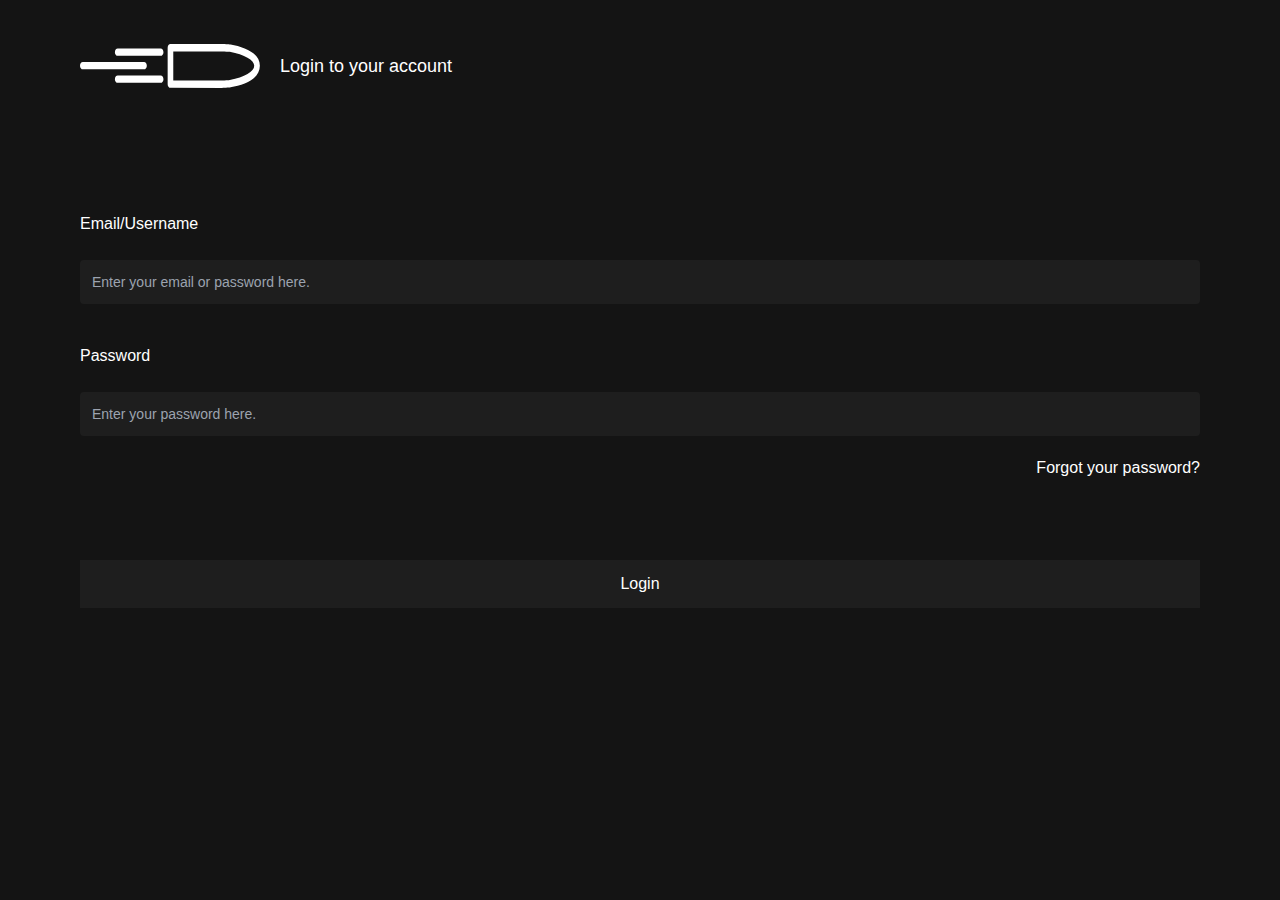
<file: login/index.html>
<!DOCTYPE html><html lang="en"><head><meta charset="UTF-8"><meta http-equiv="X-UA-Compatible" content="IE=edge"><meta name="viewport" content="width=device-width, initial-scale=1.0"><link rel="apple-touch-icon" sizes="180x180" href="../img/favicons/apple-touch-icon.png"><link rel="icon" type="image/png" sizes="32x32" href="../img/favicons/favicon-32x32.png"><link rel="icon" type="image/png" sizes="16x16" href="../img/favicons/favicon-16x16.png"><link rel="manifest" href="../img/favicons/site.webmanifest"><meta name="msapplication-TileColor" content="#da532c"><meta name="theme-color" content="#ffffff"><link href="../../css/styles.css" rel="stylesheet"><link rel="preconnect" href="https://fonts.googleapis.com"><link rel="preconnect" href="https://fonts.gstatic.com" crossorigin><link href="https://fonts.googleapis.com/css2?family=Jost:ital,wght@0,100;0,200;0,300;0,400;0,500;0,600;0,700;0,800;0,900;1,100;1,200;1,300;1,400;1,500;1,600;1,700;1,800;1,900&amp;display=swap" rel="stylesheet"><title>Solarus | The Ultimate Onetap Enhancement</title><script src="/js/checkStatus.js"></script></head><body> <div class="content bg-Active"><div class="flex flex-row"><svg class="ml-20 cursor-pointer" id="logo" width="200" height="132" viewBox="0 0 600 132" fill="none" xmlns="http://www.w3.org/2000/svg"><path d="M241.935 35.5685H113.102C108.442 35.5685 104.66 30.5973 104.66 24.4556C104.66 18.3139 108.442 13.3428 113.102 13.3428H241.935C246.595 13.3428 250.377 18.3139 250.377 24.4556C250.377 30.5973 246.595 35.5685 241.935 35.5685ZM250.377 105.461C250.377 99.3265 246.595 94.3479 241.935 94.3479H113.102C108.442 94.3479 104.66 99.3265 104.66 105.461C104.66 111.595 108.442 116.574 113.102 116.574H241.935C246.595 116.574 250.377 111.595 250.377 105.461ZM200.473 64.9656C200.473 58.8239 196.691 53.8528 192.031 53.8528H8.44214C3.78208 53.8528 0 58.8239 0 64.9656C0 71.1073 3.78208 76.0784 8.44214 76.0784H192.025C196.691 76.0784 200.473 71.0999 200.473 64.9656ZM427.026 131.628C428.951 131.583 445.987 131.161 451.981 130.05C491.963 122.738 539.599 105.616 539.599 65.5805C539.588 26.1522 491.89 8.99398 451.902 1.54838C446.156 0.466736 429.289 0.0444513 427.234 0H271.392C266.732 0 262.95 4.97114 262.95 11.1128V120.411C262.95 126.545 266.727 131.524 271.387 131.524L426.863 131.635C426.919 131.628 426.97 131.628 427.026 131.628ZM279.835 22.2183H427.077C433.87 22.3738 445.954 22.8776 449.51 23.5518C493.28 31.7012 522.698 48.5927 522.709 65.5805C522.709 82.9758 493.348 100.038 449.64 108.039C445.875 108.735 433.949 109.232 426.79 109.402L279.835 109.298V22.2183Z" fill="white"></path></svg><div class="flex flex-col self-center"><h1 class="text-white text-lg font-normal">Login to your account</h1></div></div><div class="flex flex-row mx-20"><form class="flex flex-col w-full mb-10" id="login"><h1 class="text-red-500 text-lg font-extralight mt-20 text-center" id="loginError"> </h1><h1 class="text-white text-base font-normal mb-3">Email/Username</h1><h1 class="text-red-500 mb-3 font-light text-sm" id="uError"> </h1><input class="px-3 py-3 placeholder-gray-400 relative bg-Third text-white rounded text-sm focus:ring-Secondary focus:ring-2 border-0 w-full" id="username" type="text" placeholder="Enter your email or password here."><h1 class="text-white text-base font-normal mt-10 mb-3">Password</h1><h1 class="text-red-500 mb-3 font-light text-sm" id="pError"> </h1><input class="px-3 py-3 placeholder-gray-400 relative bg-Third text-white rounded text-sm focus:ring-Secondary focus:ring-2 border-0 w-full" id="password" type="password" placeholder="Enter your password here."><a class="text-white mt-5 ml-auto" href="/reset/">Forgot your password?</a><button class="text-white text-base font-light py-3 mt-20 bg-Third" id="submit">Login</button></form></div></div></body><script>let logo = document.getElementById('logo').addEventListener('click', (e) => {
    location.replace("https://solarus.club/")
})</script><script src="/js/login.js"> </script></html>
</file>
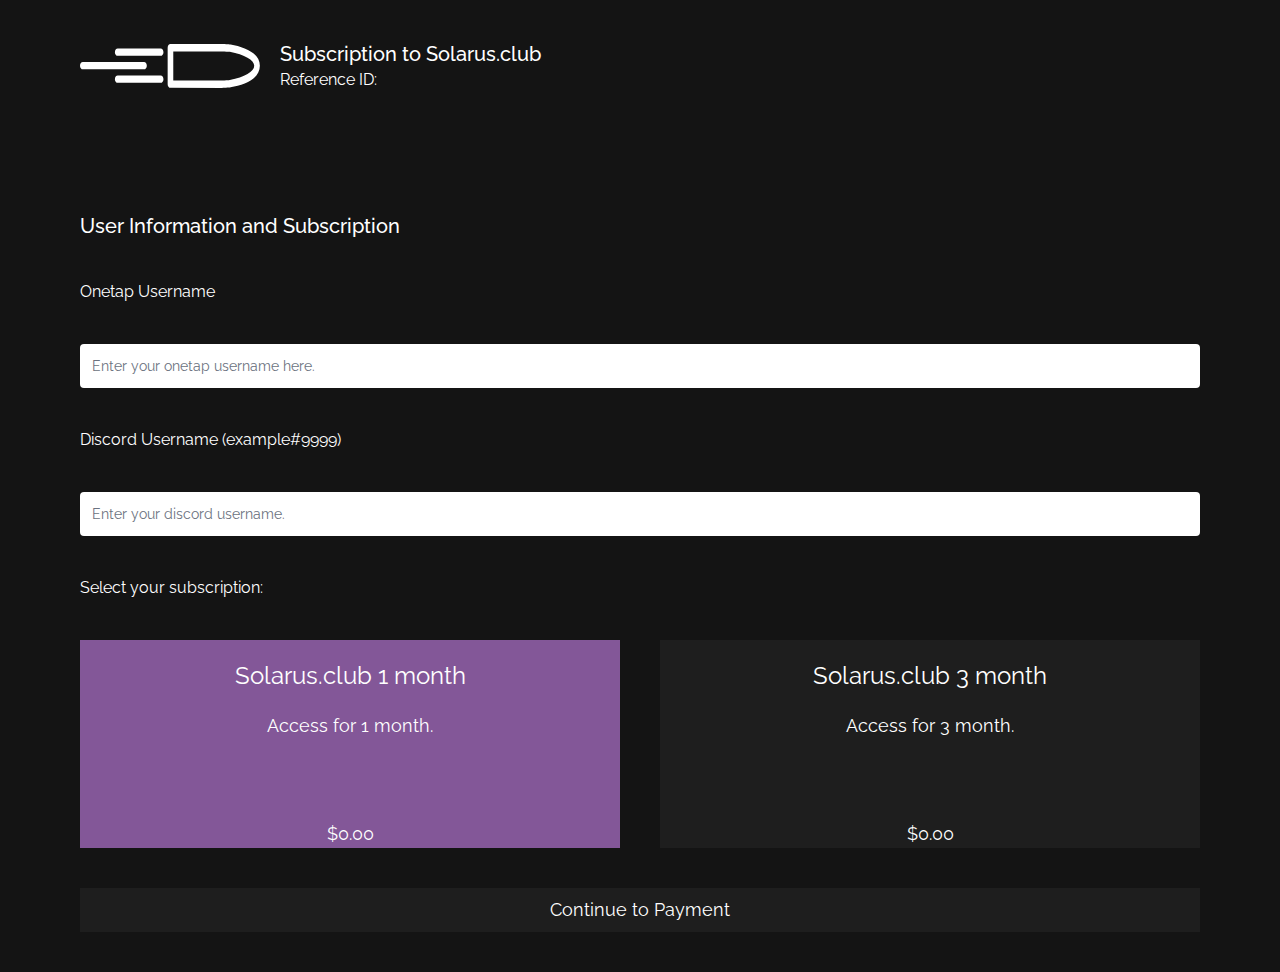
<file: payment/index.html>
<!DOCTYPE html><html lang="en"><head><meta charset="UTF-8"><meta http-equiv="X-UA-Compatible" content="IE=edge"><meta name="viewport" content="width=device-width, initial-scale=1.0"><link rel="apple-touch-icon" sizes="180x180" href="img/favicons/apple-touch-icon.png"><link rel="icon" type="image/png" sizes="32x32" href="img/favicons/favicon-32x32.png"><link rel="icon" type="image/png" sizes="16x16" href="img/favicons/favicon-16x16.png"><link rel="manifest" href="img/favicons/site.webmanifest"><meta name="msapplication-TileColor" content="#da532c"><meta name="theme-color" content="#ffffff"><link href="../../css/styles.css" rel="stylesheet"><link rel="preconnect" href="https://fonts.googleapis.com"><link rel="preconnect" href="https://fonts.gstatic.com" crossorigin><link href="https://fonts.googleapis.com/css2?family=Raleway:ital,wght@0,100;0,200;0,300;0,400;0,500;0,600;0,700;0,800;0,900;1,100;1,200;1,300;1,400;1,500;1,600;1,700;1,800;1,900&amp;display=swap" rel="stylesheet"><title>Solarus | The Ultimate Onetap Enhancement</title></head><body> <div class="content bg-Active"><div class="flex flex-row"><svg class="ml-20" width="200" height="132" viewBox="0 0 600 132" fill="none" xmlns="http://www.w3.org/2000/svg"><path d="M241.935 35.5685H113.102C108.442 35.5685 104.66 30.5973 104.66 24.4556C104.66 18.3139 108.442 13.3428 113.102 13.3428H241.935C246.595 13.3428 250.377 18.3139 250.377 24.4556C250.377 30.5973 246.595 35.5685 241.935 35.5685ZM250.377 105.461C250.377 99.3265 246.595 94.3479 241.935 94.3479H113.102C108.442 94.3479 104.66 99.3265 104.66 105.461C104.66 111.595 108.442 116.574 113.102 116.574H241.935C246.595 116.574 250.377 111.595 250.377 105.461ZM200.473 64.9656C200.473 58.8239 196.691 53.8528 192.031 53.8528H8.44214C3.78208 53.8528 0 58.8239 0 64.9656C0 71.1073 3.78208 76.0784 8.44214 76.0784H192.025C196.691 76.0784 200.473 71.0999 200.473 64.9656ZM427.026 131.628C428.951 131.583 445.987 131.161 451.981 130.05C491.963 122.738 539.599 105.616 539.599 65.5805C539.588 26.1522 491.89 8.99398 451.902 1.54838C446.156 0.466736 429.289 0.0444513 427.234 0H271.392C266.732 0 262.95 4.97114 262.95 11.1128V120.411C262.95 126.545 266.727 131.524 271.387 131.524L426.863 131.635C426.919 131.628 426.97 131.628 427.026 131.628ZM279.835 22.2183H427.077C433.87 22.3738 445.954 22.8776 449.51 23.5518C493.28 31.7012 522.698 48.5927 522.709 65.5805C522.709 82.9758 493.348 100.038 449.64 108.039C445.875 108.735 433.949 109.232 426.79 109.402L279.835 109.298V22.2183Z" fill="white"></path></svg><div class="flex flex-col self-center"><h1 class="text-white text-xl font-medium">Subscription to Solarus.club</h1><h1 class="text-white text-base font-normal">Reference ID:</h1></div></div><div class="flex flex-row mx-20 mt-20"><div class="flex flex-col w-full space-y-10 mb-10"><h1 class="text-white text-xl font-medium">User Information and Subscription</h1><h1 class="text-white text-base font-normal">Onetap Username</h1><input class="px-3 py-3 relative bg-white rounded text-sm focus:ring-Secondary focus:ring-2 border-0 w-full" type="text" placeholder="Enter your onetap username here."><h1 class="text-white text-base font-normal">Discord Username (example#9999)</h1><input class="px-3 py-3 relative bg-white rounded text-sm focus:ring-Secondary focus:ring-2 border-0 w-full" type="text" placeholder="Enter your discord username."><h1 class="text-white text-base font-normal">Select your subscription: </h1><div class="flex flex-row"><button class="mr-10 text-white text-lg font-normal space-y-30 w-1/2 bg-Secondary"><h1 class="text-2xl mt-5">Solarus.club 1 month</h1><p class="mb-20 mt-5">Access for 1 month.</p><p>$0.00</p></button><button class="text-white text-lg font-normal space-y-30 w-1/2 bg-Third"><h1 class="text-2xl mt-5">Solarus.club 3 month</h1><p class="mb-20 mt-5">Access for 3 month.</p><p>$0.00</p></button></div><button class="text-white text-lg font-normal py-2 bg-Third">Continue to Payment</button></div></div></div></body></html>
</file>
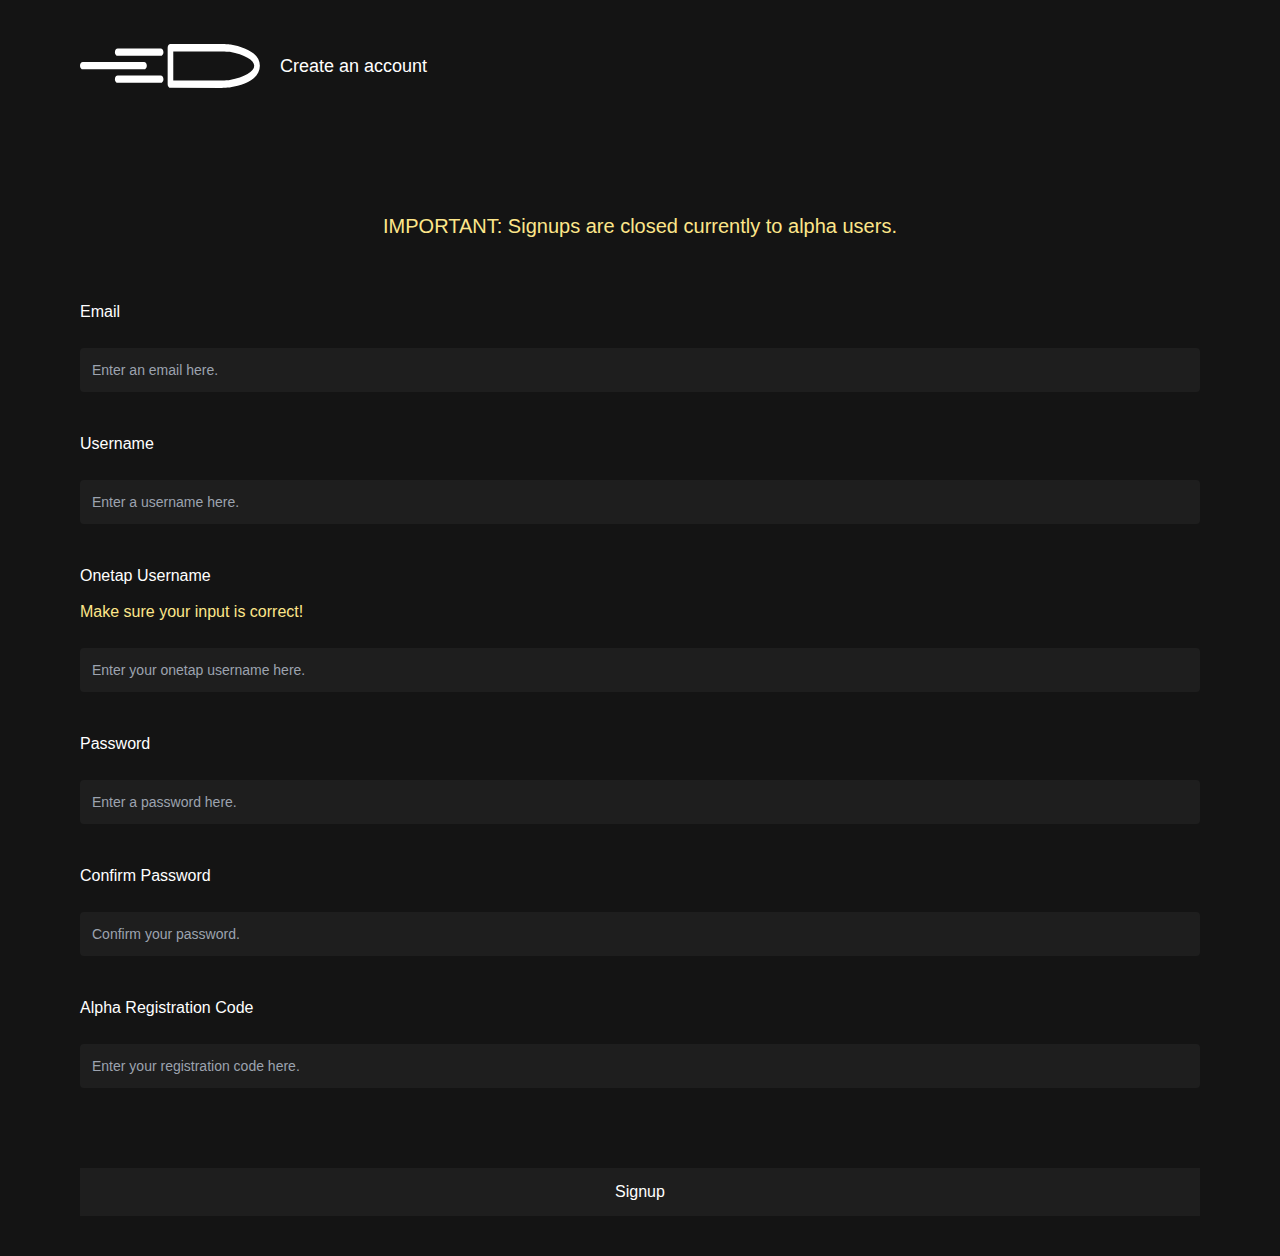
<file: signup/index.html>
<!DOCTYPE html><html lang="en"><head><meta charset="UTF-8"><meta http-equiv="X-UA-Compatible" content="IE=edge"><meta name="viewport" content="width=device-width, initial-scale=1.0"><link rel="apple-touch-icon" sizes="180x180" href="../img/favicons/apple-touch-icon.png"><link rel="icon" type="image/png" sizes="32x32" href="../img/favicons/favicon-32x32.png"><link rel="icon" type="image/png" sizes="16x16" href="../img/favicons/favicon-16x16.png"><link rel="manifest" href="../img/favicons/site.webmanifest"><meta name="msapplication-TileColor" content="#da532c"><meta name="theme-color" content="#ffffff"><link href="../../css/styles.css" rel="stylesheet"><link rel="preconnect" href="https://fonts.googleapis.com"><link rel="preconnect" href="https://fonts.gstatic.com" crossorigin><link href="https://fonts.googleapis.com/css2?family=Jost:ital,wght@0,100;0,200;0,300;0,400;0,500;0,600;0,700;0,800;0,900;1,100;1,200;1,300;1,400;1,500;1,600;1,700;1,800;1,900&amp;display=swap" rel="stylesheet"><title>Solarus | The Ultimate Onetap Enhancement</title><script src="/js/checkStatus.js"></script></head><body> <div class="content bg-Active"><div class="flex flex-row"><svg class="ml-20 cursor-pointer" id="logo" width="200" height="132" viewBox="0 0 600 132" fill="none" xmlns="http://www.w3.org/2000/svg"><path d="M241.935 35.5685H113.102C108.442 35.5685 104.66 30.5973 104.66 24.4556C104.66 18.3139 108.442 13.3428 113.102 13.3428H241.935C246.595 13.3428 250.377 18.3139 250.377 24.4556C250.377 30.5973 246.595 35.5685 241.935 35.5685ZM250.377 105.461C250.377 99.3265 246.595 94.3479 241.935 94.3479H113.102C108.442 94.3479 104.66 99.3265 104.66 105.461C104.66 111.595 108.442 116.574 113.102 116.574H241.935C246.595 116.574 250.377 111.595 250.377 105.461ZM200.473 64.9656C200.473 58.8239 196.691 53.8528 192.031 53.8528H8.44214C3.78208 53.8528 0 58.8239 0 64.9656C0 71.1073 3.78208 76.0784 8.44214 76.0784H192.025C196.691 76.0784 200.473 71.0999 200.473 64.9656ZM427.026 131.628C428.951 131.583 445.987 131.161 451.981 130.05C491.963 122.738 539.599 105.616 539.599 65.5805C539.588 26.1522 491.89 8.99398 451.902 1.54838C446.156 0.466736 429.289 0.0444513 427.234 0H271.392C266.732 0 262.95 4.97114 262.95 11.1128V120.411C262.95 126.545 266.727 131.524 271.387 131.524L426.863 131.635C426.919 131.628 426.97 131.628 427.026 131.628ZM279.835 22.2183H427.077C433.87 22.3738 445.954 22.8776 449.51 23.5518C493.28 31.7012 522.698 48.5927 522.709 65.5805C522.709 82.9758 493.348 100.038 449.64 108.039C445.875 108.735 433.949 109.232 426.79 109.402L279.835 109.298V22.2183Z" fill="white"></path></svg><div class="flex flex-col self-center"><h1 class="text-white text-lg font-normal">Create an account</h1></div></div><div class="flex flex-row mx-20"><form class="flex flex-col w-full mb-10" id="signup"><h1 class="text-white text-xl font-light mt-20 text-center text-yellow-200">IMPORTANT: Signups are closed currently to alpha users.</h1><h1 class="text-white text-xl font-light mt-5 text-center text-red-500" id="globalError"></h1><h1 class="text-white text-base font-normal mt-10 mb-3">Email</h1><h1 class="text-red-500 mb-3 font-light text-sm" id="eError"> </h1><input class="px-3 py-3 placeholder-gray-400 relative bg-Third text-white rounded text-sm focus:ring-Secondary focus:ring-2 border-0 w-full" id="email" type="text" placeholder="Enter an email here."><h1 class="text-white text-base font-normal mt-10 mb-3">Username</h1><h1 class="text-red-500 mb-3 font-light text-sm" id="uError"> </h1><input class="px-3 py-3 placeholder-gray-400  relative bg-Third text-white rounded text-sm focus:ring-Secondary focus:ring-2 border-0 w-full" id="username" type="text" placeholder="Enter a username here."><h1 class="text-white text-base font-normal mt-10 mb-3">Onetap Username </h1><h1 class="text-yellow-200 text-base font-light mb-3">Make sure your input is correct! <span class="text-red-500" id="onetapError"></span></h1><h1 class="text-red-500 mb-3 font-light text-sm" id="oError"> </h1><input class="px-3 py-3 placeholder-gray-400  relative bg-Third text-white rounded text-sm focus:ring-Secondary focus:ring-2 border-0 w-full" id="ousername" type="text" placeholder="Enter your onetap username here."><h1 class="text-white text-base font-normal mt-10 mb-3">Password</h1><h1 class="text-red-500 mb-3 font-light text-sm" id="pError"> </h1><input class="px-3 py-3 placeholder-gray-400  relative bg-Third text-white rounded text-sm focus:ring-Secondary focus:ring-2 border-0 w-full" id="password" type="password" placeholder="Enter a password here."><h1 class="text-white text-base font-normal mt-10 mb-3">Confirm Password</h1><h1 class="text-red-500 mb-3 font-light text-sm" id="conPError"></h1><input class="px-3 py-3 placeholder-gray-400  relative bg-Third text-white rounded text-sm focus:ring-Secondary focus:ring-2 border-0 w-full" id="confirmp" type="password" placeholder="Confirm your password."><h1 class="text-white text-base font-normal mt-10 mb-3">Alpha Registration Code</h1><h1 class="text-red-500 mb-3 font-light text-sm" id="alphaError"></h1><input class="px-3 py-3 placeholder-gray-400  relative bg-Third text-white rounded text-sm focus:ring-Secondary focus:ring-2 border-0 w-full" id="alpha" type="text" placeholder="Enter your registration code here."><button class="text-white text-base font-light py-3 mt-20 bg-Third" id="submit">Signup</button></form></div></div></body><script>let logo = document.getElementById('logo').addEventListener('click', (e) => {
    location.replace("https://solarus.club/")
})</script><script src="/js/validate.js"></script></html>
</file>
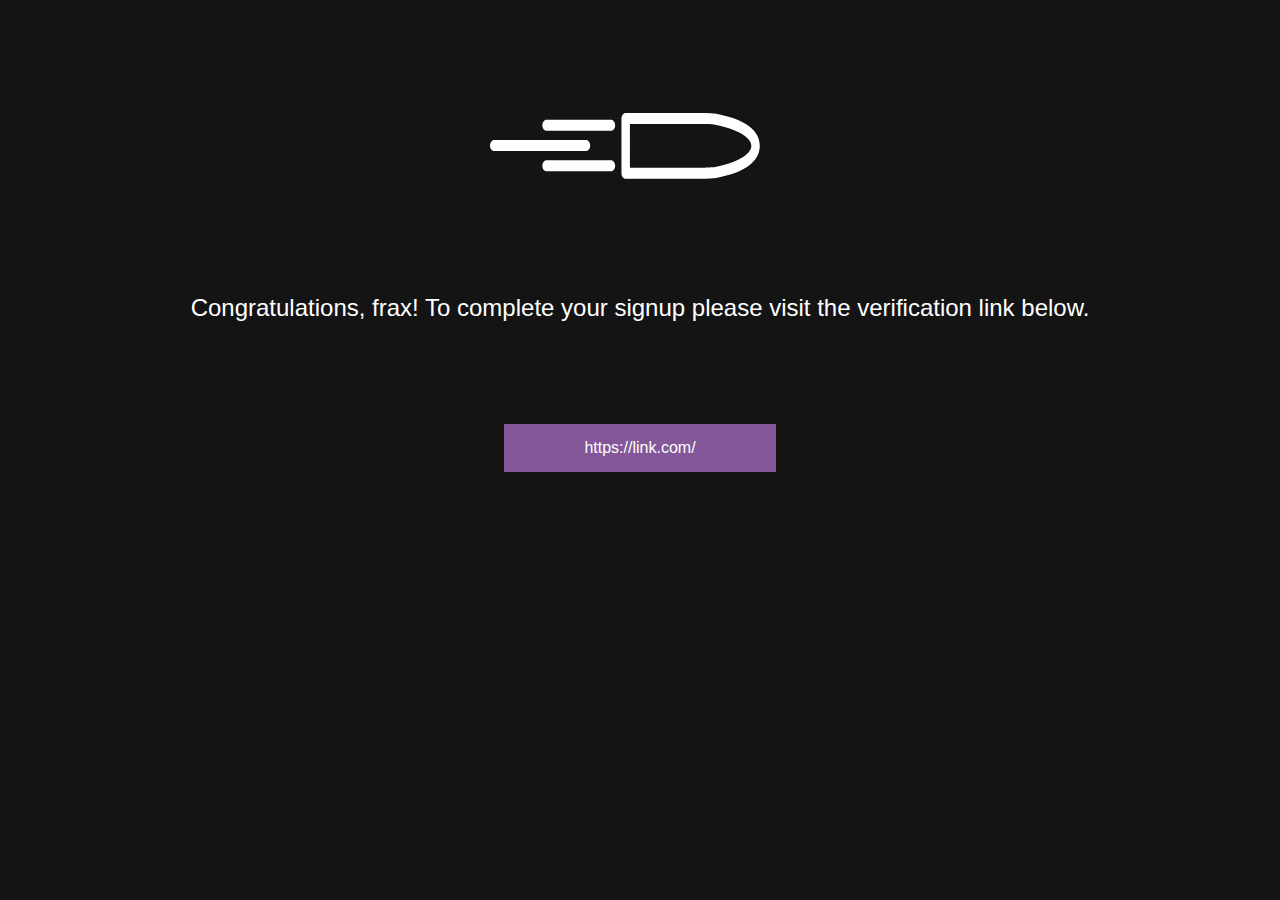
<file: template/index.html>
<!DOCTYPE html><html lang="en"><head><meta charset="UTF-8"><meta http-equiv="X-UA-Compatible" content="IE=edge"><meta name="viewport" content="width=device-width, initial-scale=1.0"><link rel="apple-touch-icon" sizes="180x180" href="img/favicons/apple-touch-icon.png"><link rel="icon" type="image/png" sizes="32x32" href="img/favicons/favicon-32x32.png"><link rel="icon" type="image/png" sizes="16x16" href="img/favicons/favicon-16x16.png"><link rel="manifest" href="img/favicons/site.webmanifest"><meta name="msapplication-TileColor" content="#da532c"><meta name="theme-color" content="#ffffff"><link href="../../css/styles.css" rel="stylesheet"><link rel="preconnect" href="https://fonts.googleapis.com"><link rel="preconnect" href="https://fonts.gstatic.com" crossorigin><link href="https://fonts.googleapis.com/css2?family=Jost:ital,wght@0,100;0,200;0,300;0,400;0,500;0,600;0,700;0,800;0,900;1,100;1,200;1,300;1,400;1,500;1,600;1,700;1,800;1,900&amp;display=swap" rel="stylesheet"><title>Solarus | The Ultimate Onetap Enhancement</title></head><body><div style="width: 100%; height: 100%"><div style="flex-flow: column; width: 100%; height: 100%; display: flex; background-color: #141414"><div style="display: flex; flex-grow: 1; flex-direction: column"><svg style="align-self:center; margin-top: 5rem" width="300" height="132" viewBox="0 0 600 132" fill="none" xmlns="http://www.w3.org/2000/svg"><path d="M241.935 35.5685H113.102C108.442 35.5685 104.66 30.5973 104.66 24.4556C104.66 18.3139 108.442 13.3428 113.102 13.3428H241.935C246.595 13.3428 250.377 18.3139 250.377 24.4556C250.377 30.5973 246.595 35.5685 241.935 35.5685ZM250.377 105.461C250.377 99.3265 246.595 94.3479 241.935 94.3479H113.102C108.442 94.3479 104.66 99.3265 104.66 105.461C104.66 111.595 108.442 116.574 113.102 116.574H241.935C246.595 116.574 250.377 111.595 250.377 105.461ZM200.473 64.9656C200.473 58.8239 196.691 53.8528 192.031 53.8528H8.44214C3.78208 53.8528 0 58.8239 0 64.9656C0 71.1073 3.78208 76.0784 8.44214 76.0784H192.025C196.691 76.0784 200.473 71.0999 200.473 64.9656ZM427.026 131.628C428.951 131.583 445.987 131.161 451.981 130.05C491.963 122.738 539.599 105.616 539.599 65.5805C539.588 26.1522 491.89 8.99398 451.902 1.54838C446.156 0.466736 429.289 0.0444513 427.234 0H271.392C266.732 0 262.95 4.97114 262.95 11.1128V120.411C262.95 126.545 266.727 131.524 271.387 131.524L426.863 131.635C426.919 131.628 426.97 131.628 427.026 131.628ZM279.835 22.2183H427.077C433.87 22.3738 445.954 22.8776 449.51 23.5518C493.28 31.7012 522.698 48.5927 522.709 65.5805C522.709 82.9758 493.348 100.038 449.64 108.039C445.875 108.735 433.949 109.232 426.79 109.402L279.835 109.298V22.2183Z" fill="white"></path></svg><h1 style="align-self: center; color: #FFFFFF; font-size: 1.5rem; line-height: 2rem; margin-bottom: 1.25rem; margin-top: 5rem">Congratulations, frax! To complete your signup please visit the verification link below.</h1><a href="../login" style="align-self: center; font-weight: 200; color: #FFFFFF; font-size: 1rem; line-height: 1.5rem; margin-top: 5rem; padding-left: 5rem; padding-right: 5rem; padding-top: .75rem; padding-bottom: .75rem; background-color: #835798">https://link.com/</a></div></div></div></body></html>
</file>
